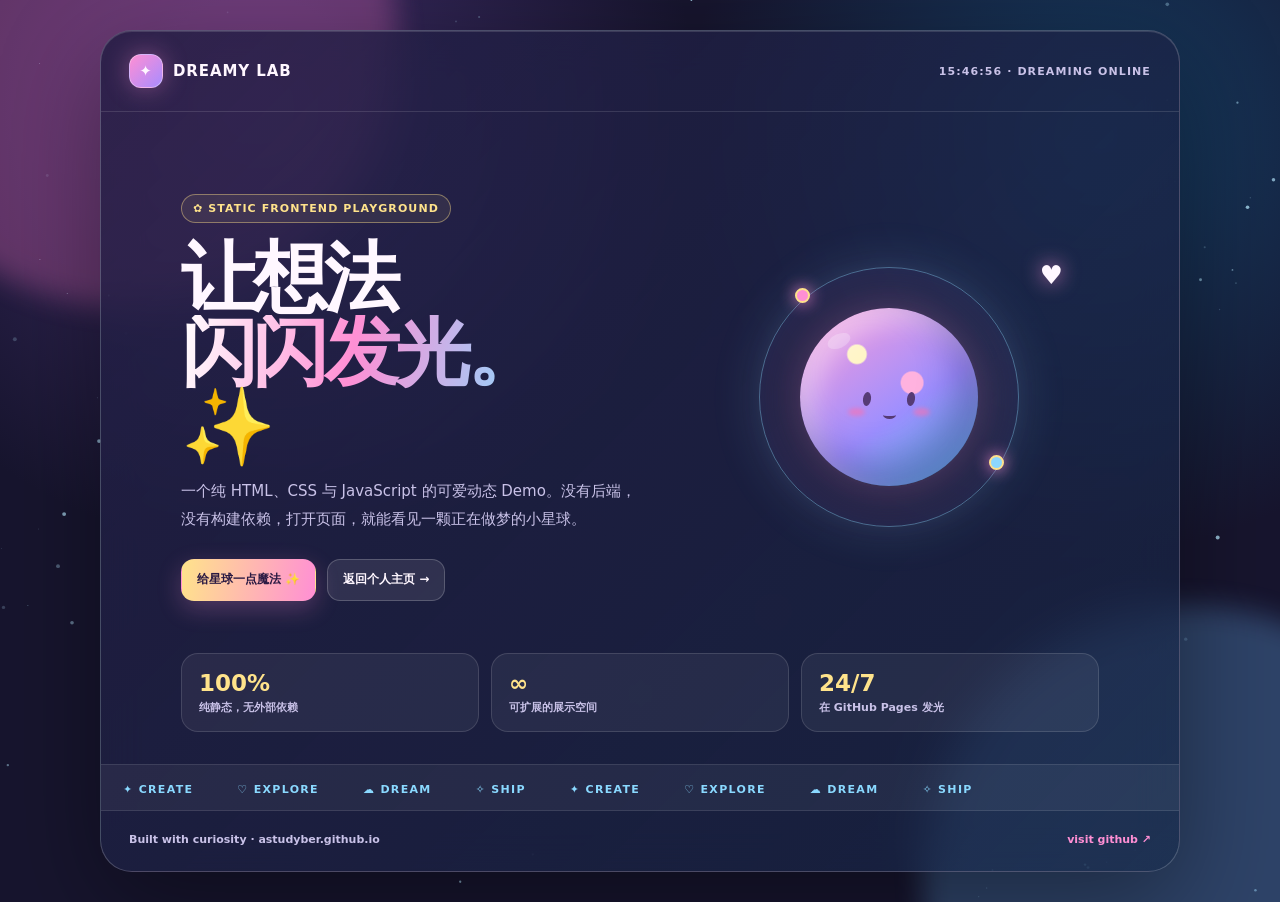
<file: demo/index.html>
<!doctype html>
<html lang="zh-CN">
  <head>
    <meta charset="UTF-8" />
    <meta name="viewport" content="width=device-width, initial-scale=1.0" />
    <meta name="theme-color" content="#17152e" />
    <title>Astudyber | Dreamy Demo</title>
    <style>
      :root { --ink: #fff7ff; --muted: #c9c2e8; --pink: #ff8fd4; --blue: #8ad9ff; --violet: #a88cff; --yellow: #ffe38b; --night: #17152e; --glass: rgba(35, 29, 67, .64); }
      * { box-sizing: border-box; }
      html { min-width: 320px; background: var(--night); }
      body { min-height: 100vh; margin: 0; overflow-x: hidden; color: var(--ink); background: radial-gradient(circle at 20% 12%, #3f2d69 0, transparent 34%), radial-gradient(circle at 86% 15%, #153b60 0, transparent 31%), var(--night); font-family: Inter, ui-sans-serif, system-ui, -apple-system, "Segoe UI", sans-serif; }
      #stars { position: fixed; inset: 0; z-index: 0; width: 100%; height: 100%; pointer-events: none; }
      .aurora { position: fixed; z-index: 0; width: 42vw; height: 42vw; border-radius: 50%; opacity: .28; filter: blur(14px); pointer-events: none; animation: drift 15s ease-in-out infinite alternate; }
      .aurora.one { top: -18vw; left: -11vw; background: #ff75c8; }
      .aurora.two { right: -14vw; bottom: -19vw; background: #6ebcff; animation-delay: -6s; }
      .shell { position: relative; z-index: 1; display: grid; min-height: 100vh; place-items: center; padding: 30px 18px; }
      .board { width: min(1080px, 100%); overflow: hidden; border: 1px solid rgba(255,255,255,.2); border-radius: 32px; background: linear-gradient(135deg, rgba(35,29,67,.84), rgba(21,40,71,.64)); box-shadow: 0 30px 100px rgba(0,0,0,.38), inset 0 1px rgba(255,255,255,.13); backdrop-filter: blur(20px); }
      .topline { display: flex; align-items: center; justify-content: space-between; gap: 20px; padding: 23px 28px; border-bottom: 1px solid rgba(255,255,255,.12); }
      .logo { display: inline-flex; align-items: center; gap: 10px; color: var(--ink); font-size: 15px; font-weight: 850; letter-spacing: .06em; }
      .logo-mark { display: grid; width: 34px; height: 34px; place-items: center; border: 1px solid rgba(255,255,255,.34); border-radius: 12px; background: linear-gradient(135deg, var(--pink), var(--violet)); box-shadow: 0 0 25px rgba(255,143,212,.38); }
      .topline small { color: var(--muted); font-size: 11px; font-weight: 700; letter-spacing: .1em; }
      .hero { display: grid; grid-template-columns: 1.05fr .95fr; align-items: center; gap: 34px; padding: clamp(34px, 7vw, 82px) clamp(26px, 7vw, 80px) 52px; }
      .eyebrow { display: inline-flex; align-items: center; gap: 8px; padding: 7px 11px; border: 1px solid rgba(255,227,139,.42); border-radius: 999px; color: var(--yellow); background: rgba(255,227,139,.08); font-size: 11px; font-weight: 850; letter-spacing: .1em; }
      h1 { max-width: 600px; margin: 18px 0 14px; font-size: clamp(38px, 7vw, 76px); line-height: .98; letter-spacing: -.06em; }
      h1 span { display: inline-block; background: linear-gradient(100deg, #fff, var(--pink) 48%, var(--blue)); -webkit-background-clip: text; background-clip: text; color: transparent; }
      .intro { max-width: 520px; margin: 0; color: var(--muted); font-size: 15px; line-height: 1.85; }
      .actions { display: flex; flex-wrap: wrap; gap: 11px; margin-top: 25px; }
      button, .back-link { display: inline-flex; align-items: center; gap: 8px; min-height: 42px; padding: 10px 15px; border: 1px solid rgba(255,255,255,.2); border-radius: 13px; color: var(--ink); background: rgba(255,255,255,.09); font: inherit; font-size: 12px; font-weight: 800; text-decoration: none; cursor: pointer; transition: transform .2s ease, border-color .2s ease, background .2s ease; }
      button:hover, .back-link:hover { border-color: var(--pink); background: rgba(255,143,212,.14); transform: translateY(-2px); }
      button.primary { border-color: transparent; color: #2b1a43; background: linear-gradient(100deg, var(--yellow), var(--pink)); box-shadow: 0 8px 25px rgba(255,143,212,.24); }
      .scene { position: relative; display: grid; min-height: 330px; place-items: center; }
      .halo { position: absolute; width: 260px; height: 260px; border: 1px solid rgba(138,217,255,.42); border-radius: 50%; box-shadow: 0 0 50px rgba(138,217,255,.16), inset 0 0 40px rgba(168,140,255,.12); animation: spin 19s linear infinite; }
      .halo::before, .halo::after { position: absolute; width: 11px; height: 11px; border: 2px solid var(--yellow); border-radius: 50%; background: var(--pink); box-shadow: 0 0 16px var(--pink); content: ""; }
      .halo::before { top: 20px; left: 35px; }
      .halo::after { right: 14px; bottom: 56px; background: var(--blue); }
      .planet { position: relative; z-index: 1; display: grid; width: 178px; height: 178px; place-items: center; border-radius: 50%; background: radial-gradient(circle at 32% 26%, #fff5c7 0 5%, transparent 6%), radial-gradient(circle at 63% 42%, #ffb2df 0 7%, transparent 8%), linear-gradient(145deg, #ff9cd7, #9d8fff 58%, #55c9f0); box-shadow: inset -20px -23px 35px rgba(49,31,102,.36), inset 14px 14px 24px rgba(255,255,255,.37), 0 0 55px rgba(255,143,212,.34); animation: bob 4.2s ease-in-out infinite; }
      .planet::before { position: absolute; top: 26px; left: 27px; width: 24px; height: 14px; border-radius: 50%; background: rgba(255,255,255,.24); content: ""; transform: rotate(-24deg); }
      .face { position: relative; width: 88px; height: 56px; margin-top: 24px; }
      .eye { position: absolute; top: 11px; width: 8px; height: 14px; border-radius: 50%; background: #563b75; transform: rotate(8deg); }
      .eye.left { left: 18px; } .eye.right { right: 18px; }
      .mouth { position: absolute; left: 38px; top: 30px; width: 13px; height: 8px; border-bottom: 3px solid #563b75; border-radius: 0 0 50% 50%; }
      .blush { position: absolute; top: 27px; width: 17px; height: 8px; border-radius: 50%; background: rgba(255,111,174,.58); filter: blur(2px); }
      .blush.left { left: 3px; } .blush.right { right: 3px; }
      .orbit-heart { position: absolute; z-index: 2; top: 28px; right: 36px; font-size: 26px; filter: drop-shadow(0 0 10px rgba(255,143,212,.8)); animation: heart 3.2s ease-in-out infinite; }
      .stats { display: grid; grid-template-columns: repeat(3, 1fr); gap: 12px; padding: 0 clamp(26px, 7vw, 80px) 32px; }
      .stat { padding: 16px 17px; border: 1px solid rgba(255,255,255,.13); border-radius: 17px; background: rgba(255,255,255,.06); }
      .stat strong { display: block; color: var(--yellow); font-size: 23px; }
      .stat span { color: var(--muted); font-size: 11px; font-weight: 700; }
      .ticker { overflow: hidden; border-top: 1px solid rgba(255,255,255,.1); border-bottom: 1px solid rgba(255,255,255,.1); color: #eadffb; background: rgba(255,255,255,.05); white-space: nowrap; }
      .ticker-track { display: inline-block; padding: 13px 0; animation: ticker 22s linear infinite; }
      .ticker-track span { margin: 0 22px; color: var(--blue); font-size: 11px; font-weight: 800; letter-spacing: .12em; }
      footer { display: flex; align-items: center; justify-content: space-between; gap: 15px; padding: 22px 28px 25px; color: var(--muted); font-size: 11px; font-weight: 700; }
      footer a { color: var(--pink); text-decoration: none; }
      @keyframes drift { to { transform: translate(12vw, 7vh) scale(1.16); } }
      @keyframes spin { to { transform: rotate(360deg); } }
      @keyframes bob { 0%, 100% { transform: translateY(0) rotate(-2deg); } 50% { transform: translateY(-13px) rotate(3deg); } }
      @keyframes heart { 0%, 100% { transform: translate(0, 0) rotate(-12deg); } 50% { transform: translate(-9px, 15px) rotate(15deg) scale(1.14); } }
      @keyframes ticker { to { transform: translateX(-50%); } }
      @media (max-width: 760px) { .hero { grid-template-columns: 1fr; padding-top: 45px; } .scene { min-height: 285px; order: -1; } .halo { width: 220px; height: 220px; } .planet { width: 148px; height: 148px; } .stats { grid-template-columns: 1fr; } footer { align-items: flex-start; flex-direction: column; } }
      @media (prefers-reduced-motion: reduce) { *, *::before, *::after { animation-play-state: paused !important; animation-duration: .01ms !important; } }
    </style>
  </head>
  <body>
    <canvas id="stars" aria-hidden="true"></canvas>
    <div class="aurora one" aria-hidden="true"></div><div class="aurora two" aria-hidden="true"></div>
    <div class="shell">
      <main class="board">
        <header class="topline"><div class="logo"><span class="logo-mark">✦</span> DREAMY LAB</div><small id="clock">LOADING COSMIC TIME…</small></header>
        <section class="hero">
          <div>
            <span class="eyebrow">✿ STATIC FRONTEND PLAYGROUND</span>
            <h1>让想法<br /><span>闪闪发光。</span> ✨</h1>
            <p class="intro">一个纯 HTML、CSS 与 JavaScript 的可爱动态 Demo。没有后端，没有构建依赖，打开页面，就能看见一颗正在做梦的小星球。</p>
            <div class="actions"><button class="primary" id="sparkleButton" type="button">给星球一点魔法 ✨</button><a class="back-link" href="../home/">返回个人主页 →</a></div>
          </div>
          <div class="scene" aria-label="一颗带表情的梦幻星球">
            <div class="halo"></div><div class="orbit-heart">♥</div>
            <div class="planet"><div class="face"><i class="eye left"></i><i class="eye right"></i><i class="blush left"></i><i class="blush right"></i><i class="mouth"></i></div></div>
          </div>
        </section>
        <section class="stats" aria-label="Demo 特点"><div class="stat"><strong>100%</strong><span>纯静态，无外部依赖</span></div><div class="stat"><strong>∞</strong><span>可扩展的展示空间</span></div><div class="stat"><strong>24/7</strong><span>在 GitHub Pages 发光</span></div></section>
        <div class="ticker" aria-hidden="true"><div class="ticker-track"><span>✦ CREATE</span><span>♡ EXPLORE</span><span>☁ DREAM</span><span>✧ SHIP</span><span>✦ CREATE</span><span>♡ EXPLORE</span><span>☁ DREAM</span><span>✧ SHIP</span></div></div>
        <footer><span>Built with curiosity · astudyber.github.io</span><a href="https://github.com/astudyber" target="_blank" rel="noreferrer">visit github ↗</a></footer>
      </main>
    </div>
    <script>
      (() => {
        const canvas = document.getElementById('stars');
        const ctx = canvas.getContext('2d');
        const stars = [];
        let width = 0; let height = 0; let ratio = 1;
        const pointer = { x: -100, y: -100 };
        function resize() {
          ratio = Math.min(window.devicePixelRatio || 1, 2); width = window.innerWidth; height = window.innerHeight;
          canvas.width = width * ratio; canvas.height = height * ratio; ctx.setTransform(ratio, 0, 0, ratio, 0, 0);
          stars.length = 0;
          for (let i = 0; i < Math.min(150, Math.max(55, width / 8)); i += 1) stars.push({ x: Math.random() * width, y: Math.random() * height, r: Math.random() * 1.7 + .3, a: Math.random() * .65 + .15, v: Math.random() * .012 + .003 });
        }
        function draw() {
          ctx.clearRect(0, 0, width, height);
          stars.forEach((star) => { star.a += star.v * (Math.random() > .5 ? 1 : -1); star.a = Math.max(.12, Math.min(.88, star.a)); const distance = Math.hypot(star.x - pointer.x, star.y - pointer.y); const glow = distance < 150 ? (1 - distance / 150) * 1.4 : 0; ctx.globalAlpha = star.a + glow; ctx.fillStyle = glow ? '#ffe38b' : '#b6e9ff'; ctx.beginPath(); ctx.arc(star.x, star.y, star.r + glow, 0, Math.PI * 2); ctx.fill(); });
          ctx.globalAlpha = 1; requestAnimationFrame(draw);
        }
        window.addEventListener('resize', resize); window.addEventListener('pointermove', (event) => { pointer.x = event.clientX; pointer.y = event.clientY; }); resize(); draw();
        const clock = document.getElementById('clock');
        function updateClock() { clock.textContent = `${new Intl.DateTimeFormat('zh-CN', { hour: '2-digit', minute: '2-digit', second: '2-digit' }).format(new Date())} · DREAMING ONLINE`; }
        updateClock(); setInterval(updateClock, 1000);
        document.getElementById('sparkleButton').addEventListener('click', (event) => { const button = event.currentTarget; button.textContent = '魔法已注入 · 再来一次 ✨'; document.querySelector('.planet').animate([{ transform: 'scale(1)' }, { transform: 'scale(1.12) rotate(5deg)' }, { transform: 'scale(1)' }], { duration: 650, easing: 'ease-out' }); });
      })();
    </script>
  </body>
</html>
</file>
